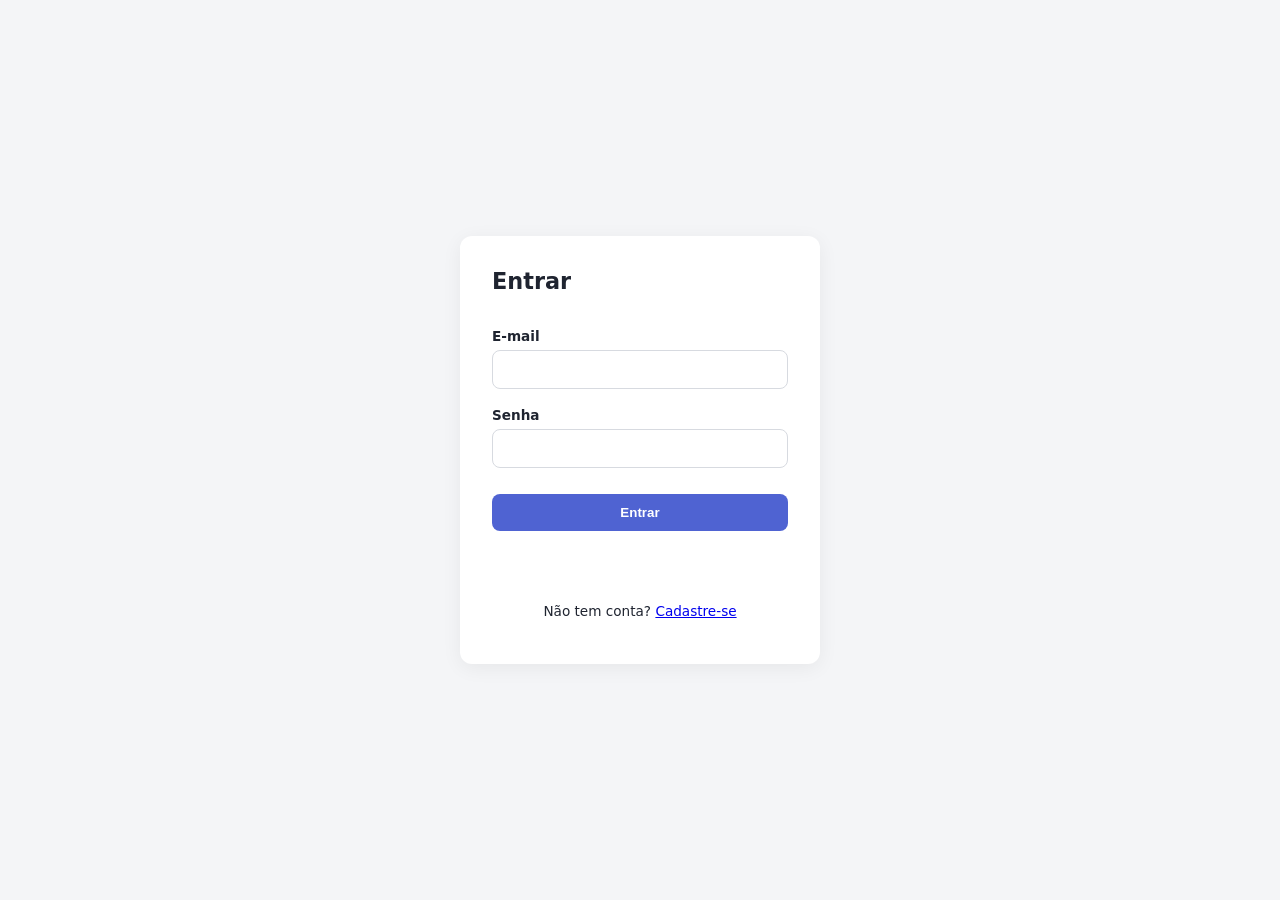
<file: frontend/index.html>
<!DOCTYPE html>
<html lang="pt-br">
<head>
  <meta charset="UTF-8">
  <title>Login</title>
  <link rel="stylesheet" href="style.css">
</head>
<body>
  <main class="container">
    <form id="form-login" class="card">
      <h1>Entrar</h1>

      <label for="email">E-mail</label>
      <input type="email" id="email" required>

      <label for="senha">Senha</label>
      <input type="password" id="senha" required>

      <button type="submit">Entrar</button>

      <p id="mensagem" class="mensagem"></p>

      <p class="link">Não tem conta? <a href="cadastro.html">Cadastre-se</a></p>
    </form>
  </main>

  <script src="script.js"></script>
</body>
</html>
</file>
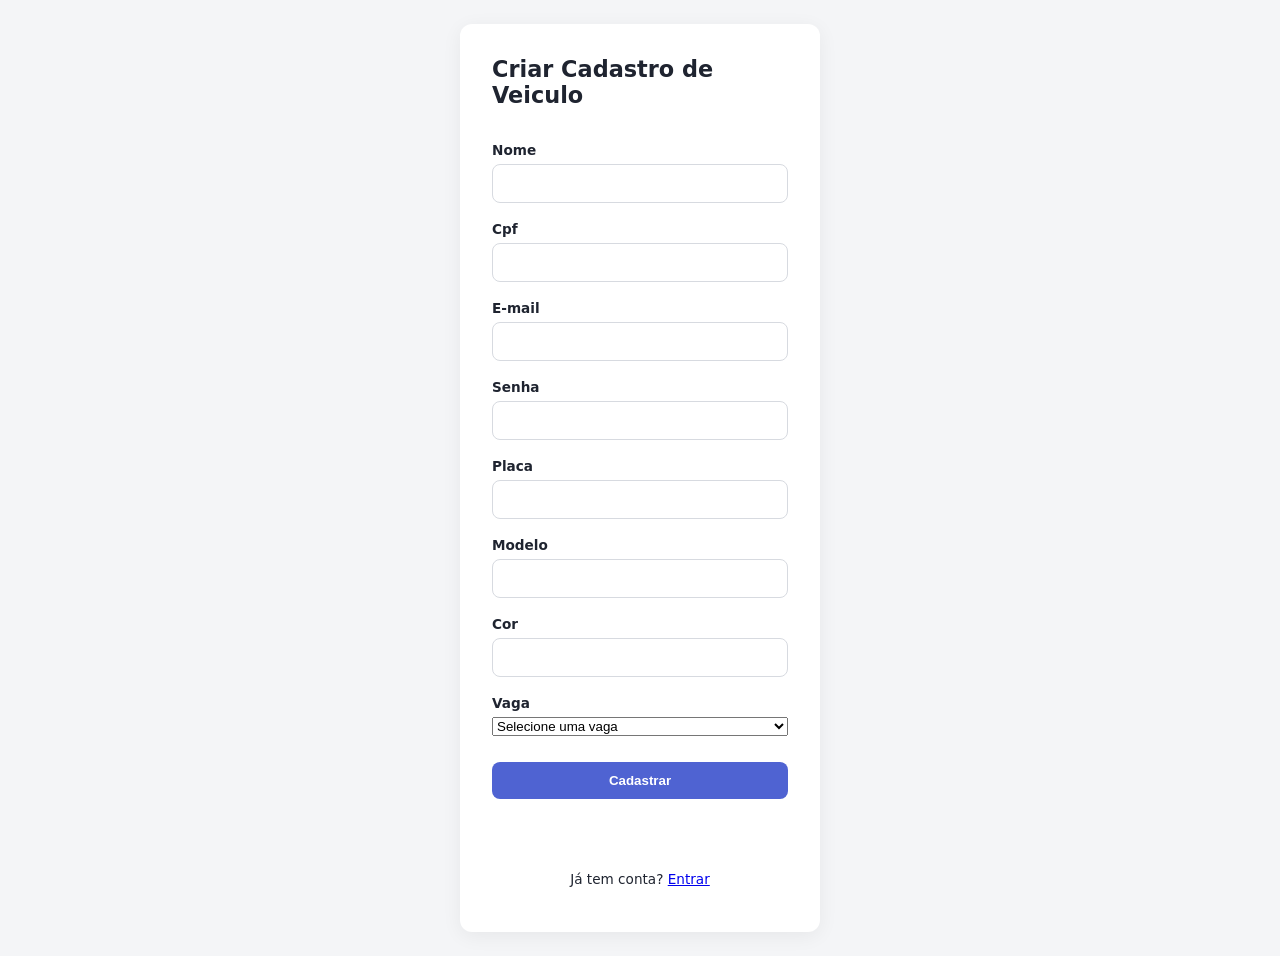
<file: frontend/cadastro.html>
<!DOCTYPE html>
<html lang="pt-br">
<head>
  <meta charset="UTF-8">
  <title>Cadastro</title>
  <link rel="stylesheet" href="style.css">
</head>
<body>
  <main class="container">
    <form id="form-cadastro" class="card">
      <h1>Criar Cadastro de Veiculo</h1>

      <label for="nome">Nome</label>
      <input type="text" id="nome" required maxlength="100">

      <label for="cpf">Cpf</label>  
      <input type="text" id="cpf" required maxlength="14"> <!-- aqui eu o cpf ta no tipo texto poque ele ta sendo recebido como um identificador -->

      <label for="email">E-mail</label>
      <input type="email" id="email" required maxlength="100">

      <label for="senha">Senha</label>
      <input type="password" id="senha" required maxlength="60">

      <label for="placa">Placa</label>
      <input type="text"  id="placa" required maxlength="9">

      <label for="modelo">Modelo</label>
      <input type="text"  id="modelo" required maxlength="50">

      <label for="cor">Cor</label>
      <input type="text" id="cor" required maxlength="30">

      <label for="vaga">Vaga</label>
      <select id="vaga" required>
         <option value="">Selecione uma vaga</option>
    <option value="A01">A01</option>
    <option value="A02">A02</option>
    <option value="A03">A03</option>
    <option value="A04">A04</option>
    <option value="A05">A05</option>
      </select>

      <button type="submit">Cadastrar</button>

      <p id="mensagem" class="mensagem"></p>

      <p class="link">Já tem conta? <a href="index.html">Entrar</a></p>
    </form>
  </main>

  <script src="script.js"></script>
</body>
</html>
</file>
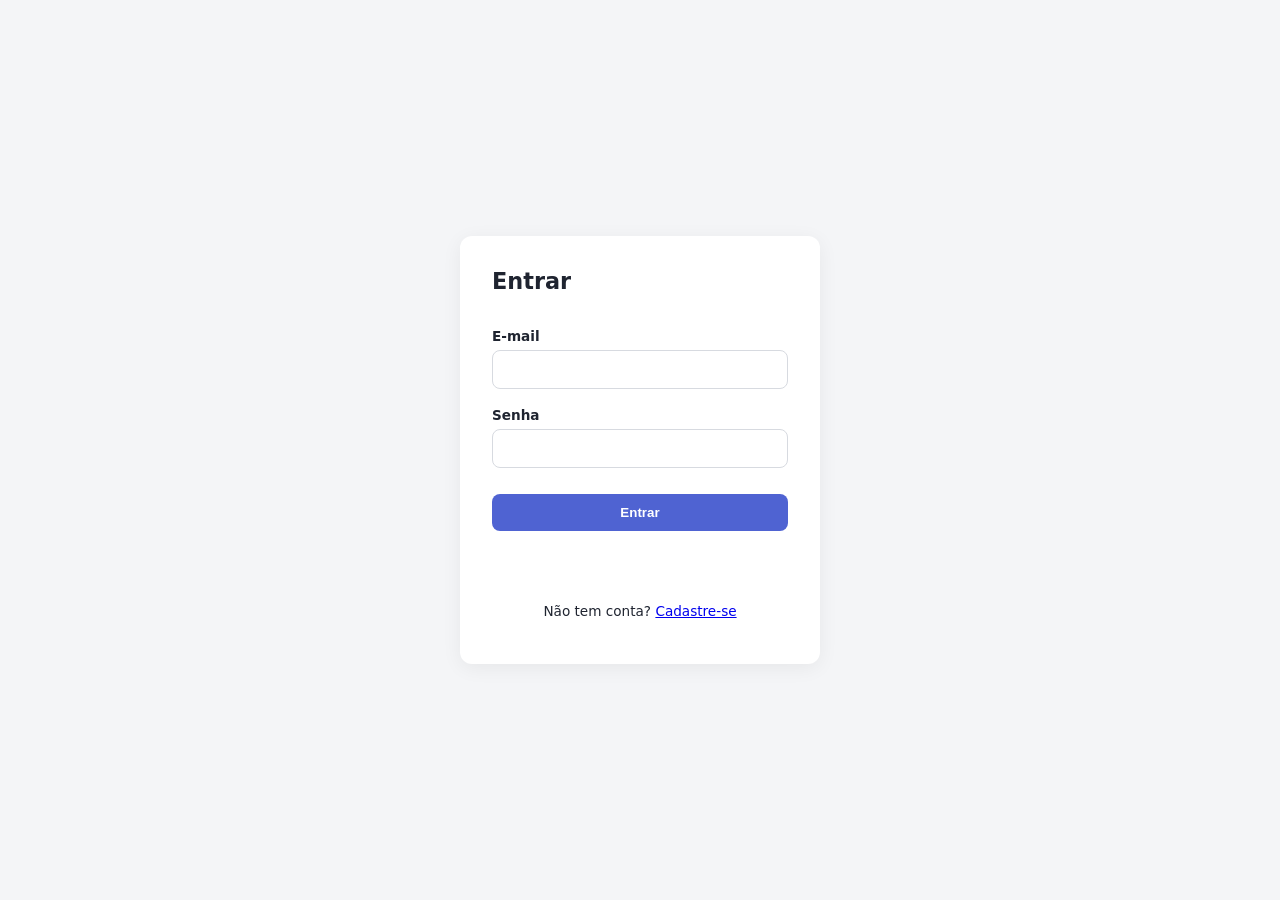
<file: frontend/painel.html>
<!DOCTYPE html>
<html lang="pt-br">
<head>
  <meta charset="UTF-8">
  <title>Painel</title>
  <link rel="stylesheet" href="style.css">
</head>
<body>
  <main class="container">
    <div class="card">
      <h1>Bem-vindo(a), <span id="nome-usuario">...</span> 👋</h1>
      <p>Essas Sao As Informaçoes do Seu Veiculo</p>
      <div class="dados-usuario">
        <p><strong>E-mail:</strong> <span id="email-usuario">...</span></p>
        <p><strong>Placa:</strong> <span id="placa-usuario">...</span></p>
        <p><strong>Modelo:</strong> <span id="modelo-usuario">...</span></p>
        <p><strong>Cor:</strong> <span id="cor-usuario">...</span></p>
        <p><strong>Vaga:</strong> <span id="vaga-usuario">...</span></p>
      </div>
      <button id="btn-sair">Sair</button>
    </div>
  </main>

  <script src="script.js"></script>
</body>
</html>
</file>
<file: frontend/style.css>
* {
  box-sizing: border-box;
}

body {
  margin: 0;
  font-family: system-ui, -apple-system, "Segoe UI", sans-serif;
  background: #f4f5f7;
  color: #1f2430;
}

.container {
  min-height: 100vh;
  display: flex;
  align-items: center;
  justify-content: center;
  padding: 24px;
}

.card {
  background: #ffffff;
  width: 100%;
  max-width: 360px;
  padding: 32px;
  border-radius: 12px;
  box-shadow: 0 4px 20px rgba(0, 0, 0, 0.06);
  display: flex;
  flex-direction: column;
  gap: 6px;
}

h1 {
  margin: 0 0 16px;
  font-size: 1.4rem;
}

label {
  font-size: 0.85rem;
  font-weight: 600;
  margin-top: 12px;
}

input {
  padding: 10px 12px;
  border: 1px solid #d7dae0;
  border-radius: 8px;
  font-size: 0.95rem;
}

input:focus {
  outline: none;
  border-color: #4f63d2;
}

button {
  margin-top: 20px;
  padding: 11px;
  border: none;
  border-radius: 8px;
  background: #4f63d2;
  color: white;
  font-weight: 600;
  cursor: pointer;
}

button:hover {
  background: #4054b8;
}

.mensagem {
  min-height: 18px;
  font-size: 0.85rem;
  margin-top: 12px;
}

.mensagem.erro {
  color: #d0342c;
}

.mensagem.sucesso {
  color: #1a8f4c;
}

.link {
  text-align: center;
  font-size: 0.85rem;
  margin-top: 16px;
}
</file>
